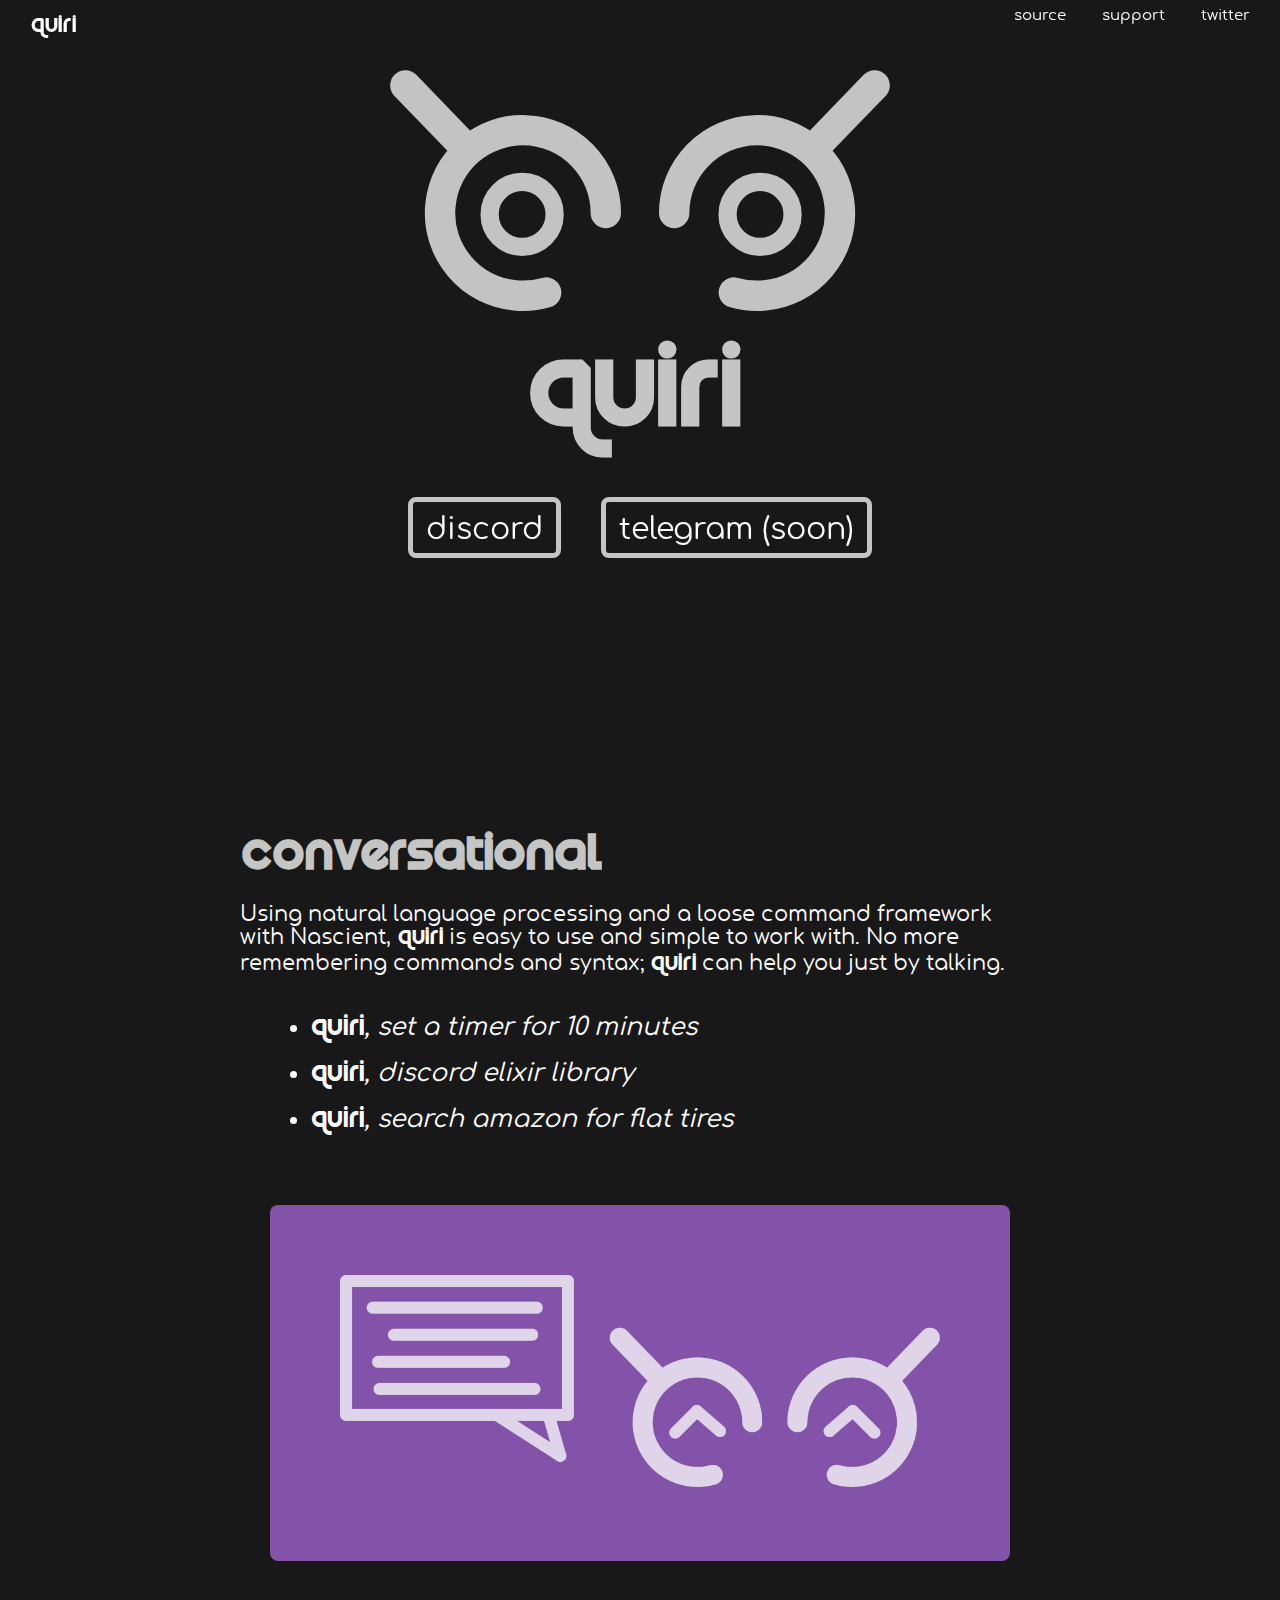
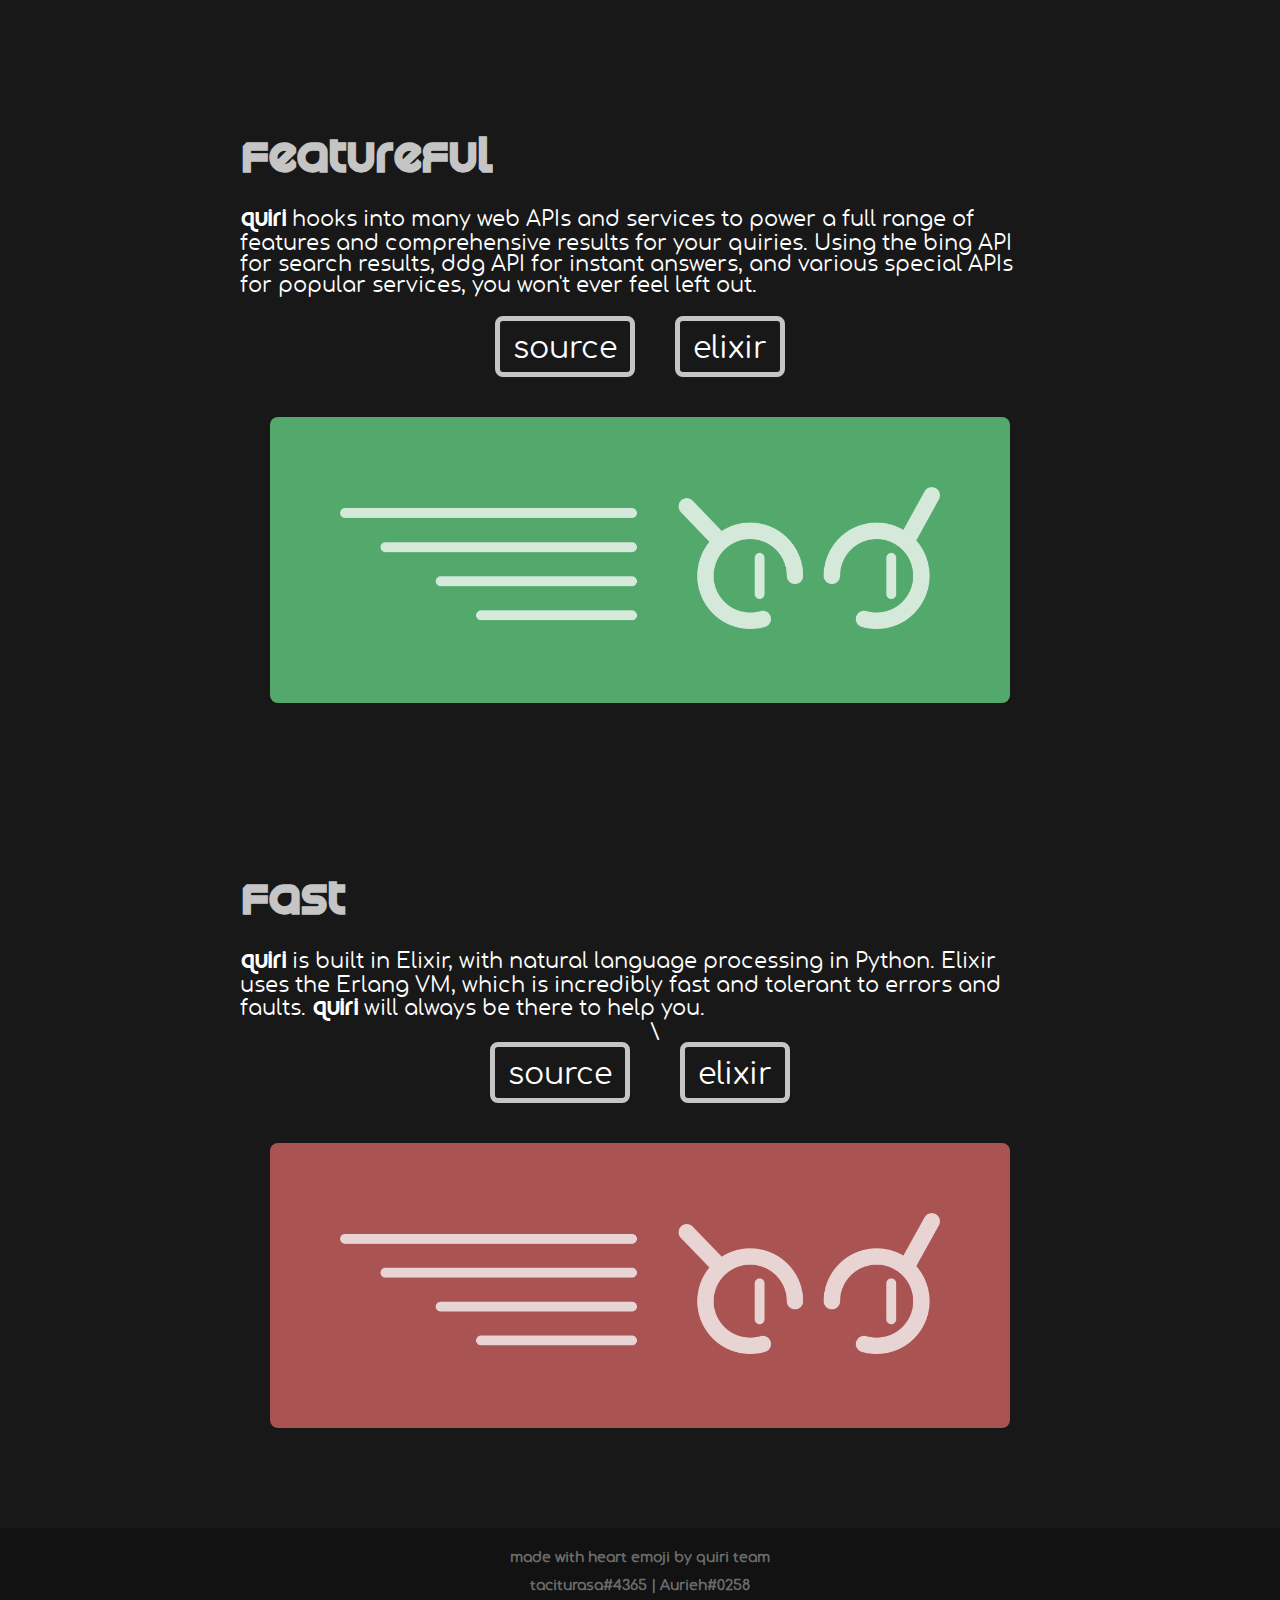
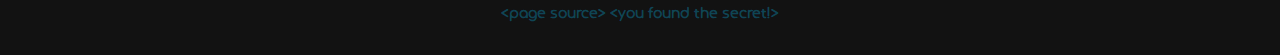
<file: index.html>
<!DOCTYPE html>
<html>
<head>
	<meta charset="utf-8" />
	<meta name="viewport" content="width=device-width, initial-scale=1.0">
	<link rel="stylesheet" href="styles.css">
	<link rel="apple-touch-icon" sizes="180x180" href="/images/apple-touch-icon.png">
	<link rel="icon" type="image/png" sizes="32x32" href="/images/favicon-32x32.png">
	<link rel="icon" type="image/png" sizes="16x16" href="/images/favicon-16x16.png">
	<link rel="manifest" href="/images/manifest.json">
	<link rel="mask-icon" href="/images/safari-pinned-tab.svg" color="#5bbad5">
	<link rel="shortcut icon" href="/images/favicon.ico">
	<meta name="msapplication-config" content="/images/browserconfig.xml">
	<meta name="theme-color" content="#ffffff">
</head>
<title>quiri bot</title>
<body>
	<div class="header">
			<span class="quiri">quiri</span>
			<span class="header-right">
				<a href="https://github.com/quiribot" title="Source on Github">source</a>
				<a href="https://discord.gg/011iDaqaFcbzbEsMz">support</a>
				<a href="https://twitter.com/quiribot">twitter</a>
			</span>
	</div>
	<div class="splash">
		<div class="splash-img">
			<img src="images/quiri_normal.svg">
		</div>
		<div class="splash-text">
			<h1>quiri</h1>
		</div>
		<div class="splash-buttons">
			<div class="button-row">
				<a class="button" href="https://discordapp.com/oauth2/authorize?client_id=183615912354512897&permissions=2048&scope=bot" title="Add to Discord">
					discord
				</a>
				<a class="button">
					telegram (soon)
				</a>
			</div>
		</div>
	</div>
	<div class="page">
		<div class="article">
			<div class="article-content">
				<h2>Conversational</h2>

				Using natural language processing and a loose command framework with Nascient, <span class="quiri">quiri</span> is easy to use and simple to work with. No more remembering commands and syntax; <span class="quiri">quiri</span> can help you just by talking.

				<ul>
					<li><span class="quiri">quiri</span>, set a timer for 10 minutes</li>
					<li><span class="quiri">quiri</span>, discord elixir library</li>
					<li><span class="quiri">quiri</span>, search amazon for flat tires</li>
				</ul>
			</div>
			<div class="article-img" style="background-color: #8253a9;">
				<img src="images/quiri_conversational.png" alt="quiri talking">
			</div>
		</div>
		<div class="article" style="flex-wrap: wrap-reverse;">
			<div class="article-img" style="background-color: #53a96b;">
				<img src="images/quiri_fast.png" alt="quiri going fast">
			</div>
			<div class="article-content">
				<h2>Featureful</h2>

				<span class="quiri">quiri</span> hooks into many web APIs and services to power a full range of features and comprehensive results for your quiries. Using the bing API for search results, ddg API for instant answers, and various special APIs for popular services, you won't ever feel left out.
				
				<div class="button-row">
					<a class="button" href="https://github.com/quiribot" title="quiribot on Github">source</a>
					<a class="button" href="https://elixir-lang.org" title="Elixir Official Website">elixir</a>
				</div>
			</div>
		</div>
		<div class="article" style="flex-wrap: wrap-reverse;">
			<div class="article-img" style="background-color: #a95353;">
				<img src="images/quiri_fast.png" alt="quiri going fast">
			</div>
			<div class="article-content">
				<h2>Fast</h2>

				<span class="quiri">quiri</span> is built in Elixir, with natural language processing in Python. Elixir uses the Erlang VM, which is incredibly fast and tolerant to errors and faults. <span class="quiri">quiri</span> will always be there to help you.
				
				<div class="button-row">
					<a class="button" href="https://github.com/quiribot" title="quiribot on Github">source</a>
				\	<a class="button" href="https://elixir-lang.org" title="Elixir Official Website">elixir</a>
				</div>
			</div>
		</div>
	</div>
	<div class="footer">
		made with heart emoji by quiri team
		<br>
		<br>
		taciturasa#4365 | Aurieh#0258
		<br>
		<br>
		<a href="https://github.com/quiribot/quiribot.github.io">&lt;page source&gt;</a>
		<a href="https://www.youtube.com/watch?v=yF-Rl5acQdA">&lt;you found the secret!&gt; </a>
		<br>
		<br>
		<div class="colorstrip">
			<div class="colorbox" style="background-color: #53a96b;"></div>
			<div class="colorbox" style="background-color: #5398a9;"></div>
			<div class="colorbox" style="background-color: #5365a9;"></div>
			<div class="colorbox" style="background-color: #8253a9;"></div>
			<div class="colorbox" style="background-color: #a95292;"></div>
			<div class="colorbox" style="background-color: #a95353;"></div>
			<div class="colorbox" style="background-color: #a99453;"></div>
			<div class="colorbox" style="background-color: #8ca953;"></div>
		</div>
	</div>
</body>
</html>
</file>
<file: styles.css>
@import url('https://fonts.googleapis.com/css?family=Ubuntu');
@font-face {
	font-family: 'Munkeyshine';
	src: url('fonts/munkeyshine-webfont.eot');
	src: url('fonts/munkeyshine-webfont.woff2') format('woff2'),
		url('fonts/munkeyshine-webfont.woff') format('woff'),
		url('fonts/munkeyshine-webfont.ttf') format('ttf');
	font-weight: normal;
	font-style: normal;
}
@font-face {
	font-family: 'Comfortaa';
	src: url('fonts/comfortaa-webfont.woff2') format('woff2'),
		url('fonts/comfortaa-webfont.woff') format('woff'),
		url('fonts/comfortaa-webfont.ttf') format('ttf');
	font-weight: normal;
	font-style: normal;
}

html body {
	background: #181818;
	font-family: Comfortaa;
	font-size: 1.3em;
	color: white;
	width: 100%;
	margin: 0px;
}

h1 {
	color: white;
	font-family: Munkeyshine;
	text-align: center;
	opacity: 0.75;
	font-size: 100px;
	margin: 20px;
}

h2 {
	color: white;
	font-family: Munkeyshine;
	opacity: 0.75;
	font-size: 45px;
	margin: 20px 0 20px 0;
}

a {
	text-decoration: none;
	color: rgb(10,200,255);
}

.splash {
	display: flex;
	justify-content: center;
	flex-direction: column;
	animation: rainbow 18s step-end infinite;
	width: 100%;
	margin: auto;
	display: block;
	padding-top: 70px;
	padding-bottom: 80px;
}

@-webkit-keyframes rainbow {
	0% { background-color: #53a96b; }
	13% { background-color: #5398a9; }
	25% { background-color: #5365a9; }
	38% { background-color: #8253a9; }
	50% { background-color: #a95292; }
	63% { background-color: #a95353; }
	75% { background-color: #a99453; }
	88% { background-color: #8ca953; }
	100% { background-color: #53a96b; }
}
@keyframes rainbow {
	0% { background-color: #53a96b; }
	13% { background-color: #5398a9; }
	25% { background-color: #5365a9; }
	38% { background-color: #8253a9; }
	50% { background-color: #a95292; }
	63% { background-color: #a95353; }
	75% { background-color: #a99453; }
	88% { background-color: #8ca953; }
	100% { background-color: #53a96b; }
}

.splash-img {
	margin: 0 auto;
	text-align: center;
}

.splash-img img {
	width: 80%;
	max-width: 500px;
	opacity: 0.75;
	z-index: 2;
	position: relative;
}

.splash-text{
	margin-right: 18px;
	position: relative;
	z-index: 2;
}

.button-row {
	margin-top: 30px;
	display: flex;
	justify-content: center;
	margin: auto;
	flex-wrap: wrap;
}

.button {
	font-family: Comfortaa;
	font-size: 1.3em;
	color: white;
	margin: 20px;
	text-align: center;
	font-size: 30px;
	color: white;
	padding: 13px 13px 8px 13px;
	border: 5px rgba(255,255,255,0.75) solid;
	border-radius: 8px;
}

.button:hover {
	background-color: rgba(255,255,255,0.45);
}

.button:active {
	background-color: rgba(255,255,255, 0.15);
	border-color: rgba(255,255,255, 0.15);
}

.page {
	margin: 70px 0 50px 0;
}


.article {
	display: flex;
	margin: 150px 40px 100px 40px;
	flex-wrap: wrap;
	justify-content: center;
}

.article-content {
	margin: 0 30px 0 30px;
	width: 800px;
}
.article-img {
	margin: 0 30px 0 30px;
	margin-top: 20px;
	border-radius: 8px;
	padding: 70px;
	width: 600px;
	display: block;
	max-width: 80%;
}

.article-img img {
	opacity: 0.75;
	max-width: 100%;
}

.quiri {
	font-family: Munkeyshine;
	font-style: normal;
}

ul {
	padding: 10px 70px 10px 70px;
	font-size: 1.2em;
	font-style: italic;
}

li {
	padding-bottom: 15px;
}

.header {
	animation: rainbow 18s step-end infinite;
	position: fixed;
	width: 100%;
	max-height: 25px;
	line-height: 23px;
	z-index: 1;
	top: 0;
}

.splash-buttons .button-row a {
	position: relative;
	z-index: 2;
}

.header .quiri {
	float: left;
	padding: 15px 18px 12px 15px;
	margin-left: 15px;
	animation: rainbow 18s step-end infinite;
	border-radius: 5px;	
}

.header-right a {
	margin-right: 30px;
	font-size: 70%;
	color: white;
	vertical-align: middle;
}

.header-right {
	text-align: right;
	float: right;
}

.footer {
	padding: 23px 0 20px 0;
	background-color: #121212;
	text-align: center;
	color: rgba(255,255,255,.4);
	font-size: .65em;
	font-weight: bold;
}

.footer a {
	color: rgba(10,200,255, .3);
}
</file>
